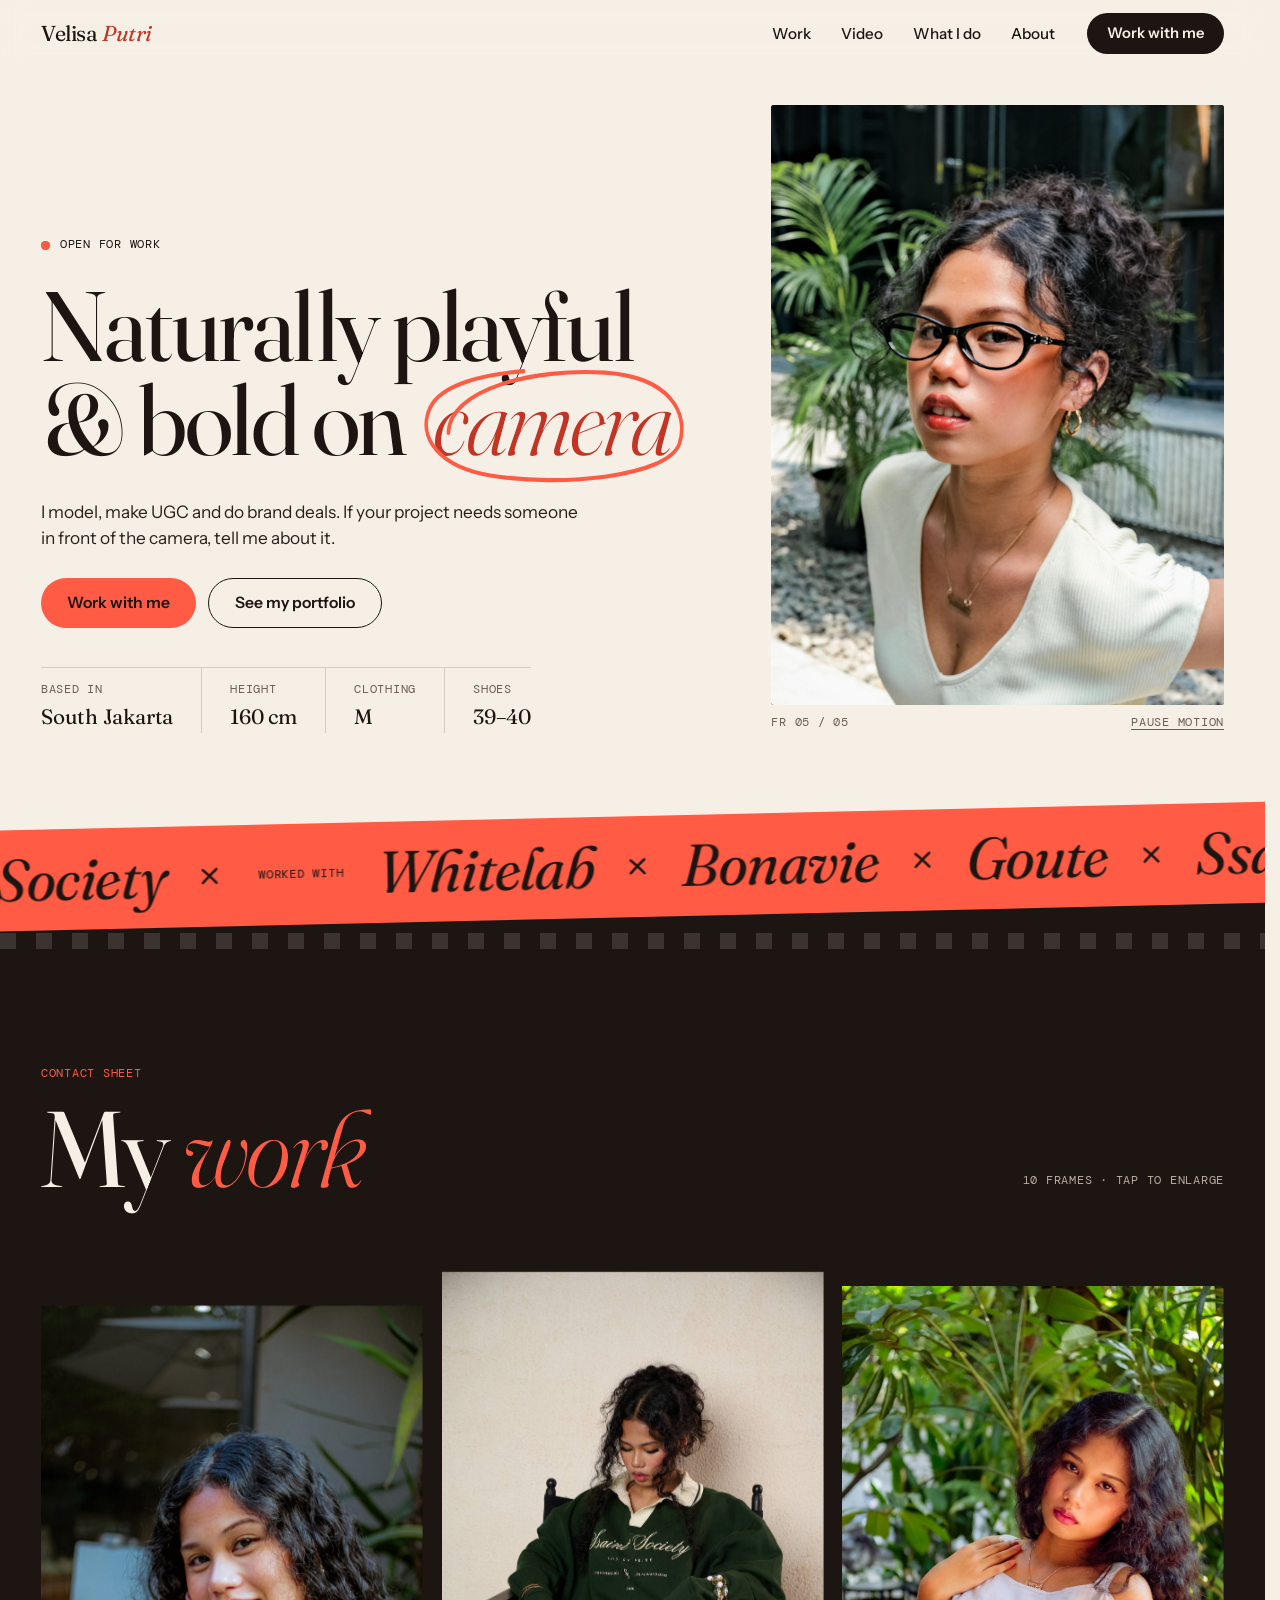
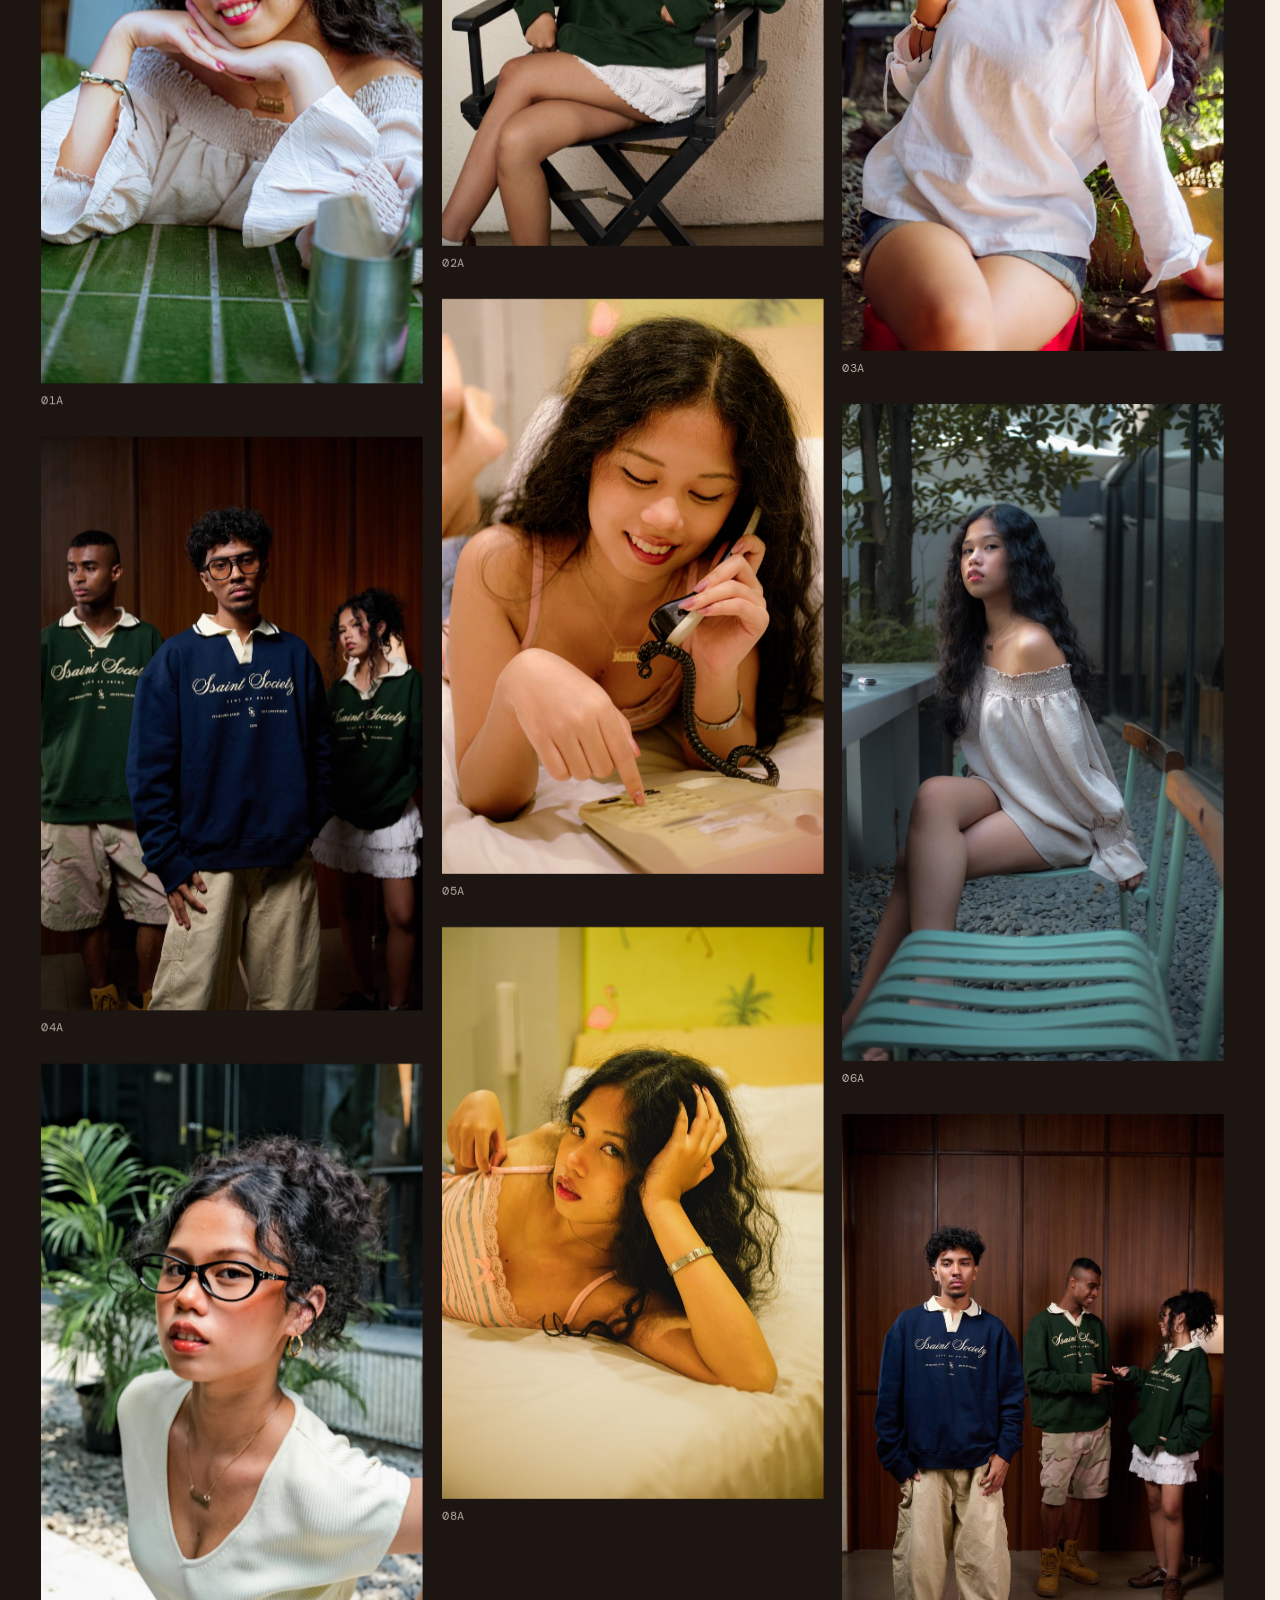
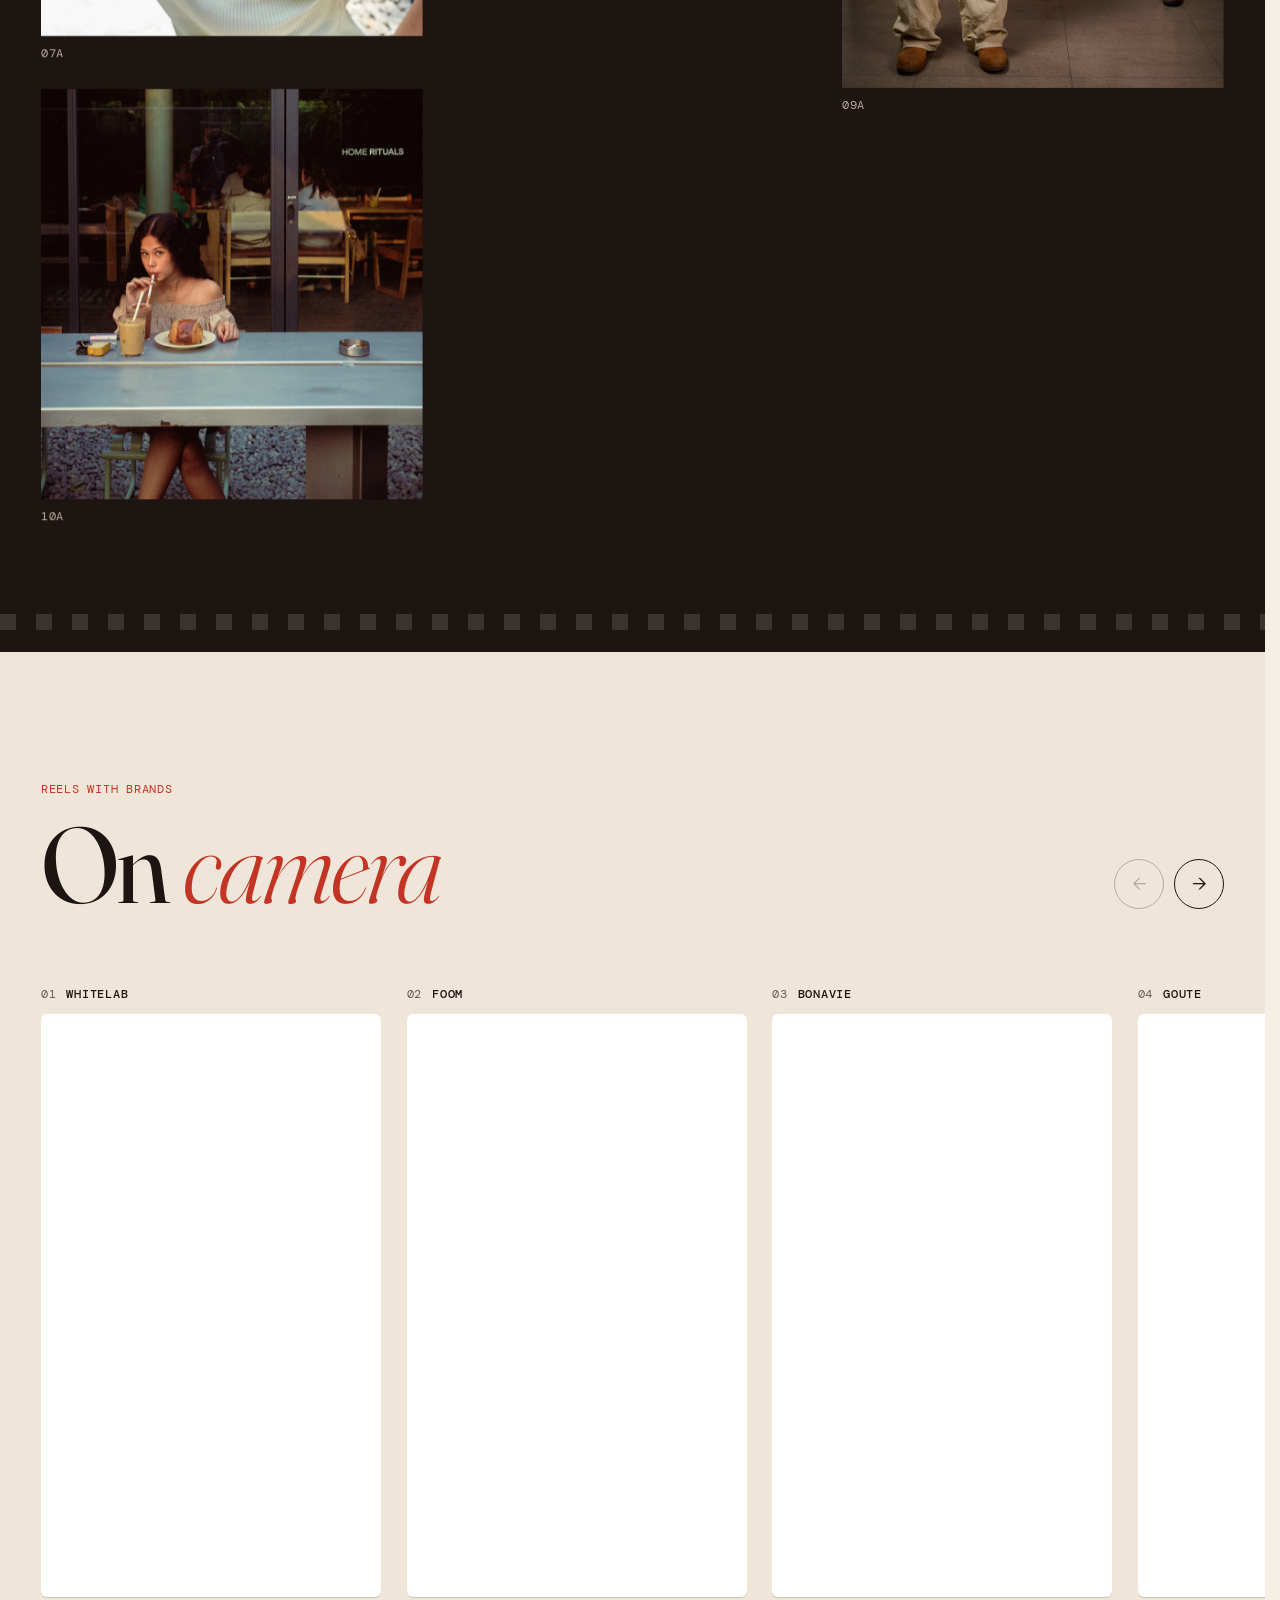
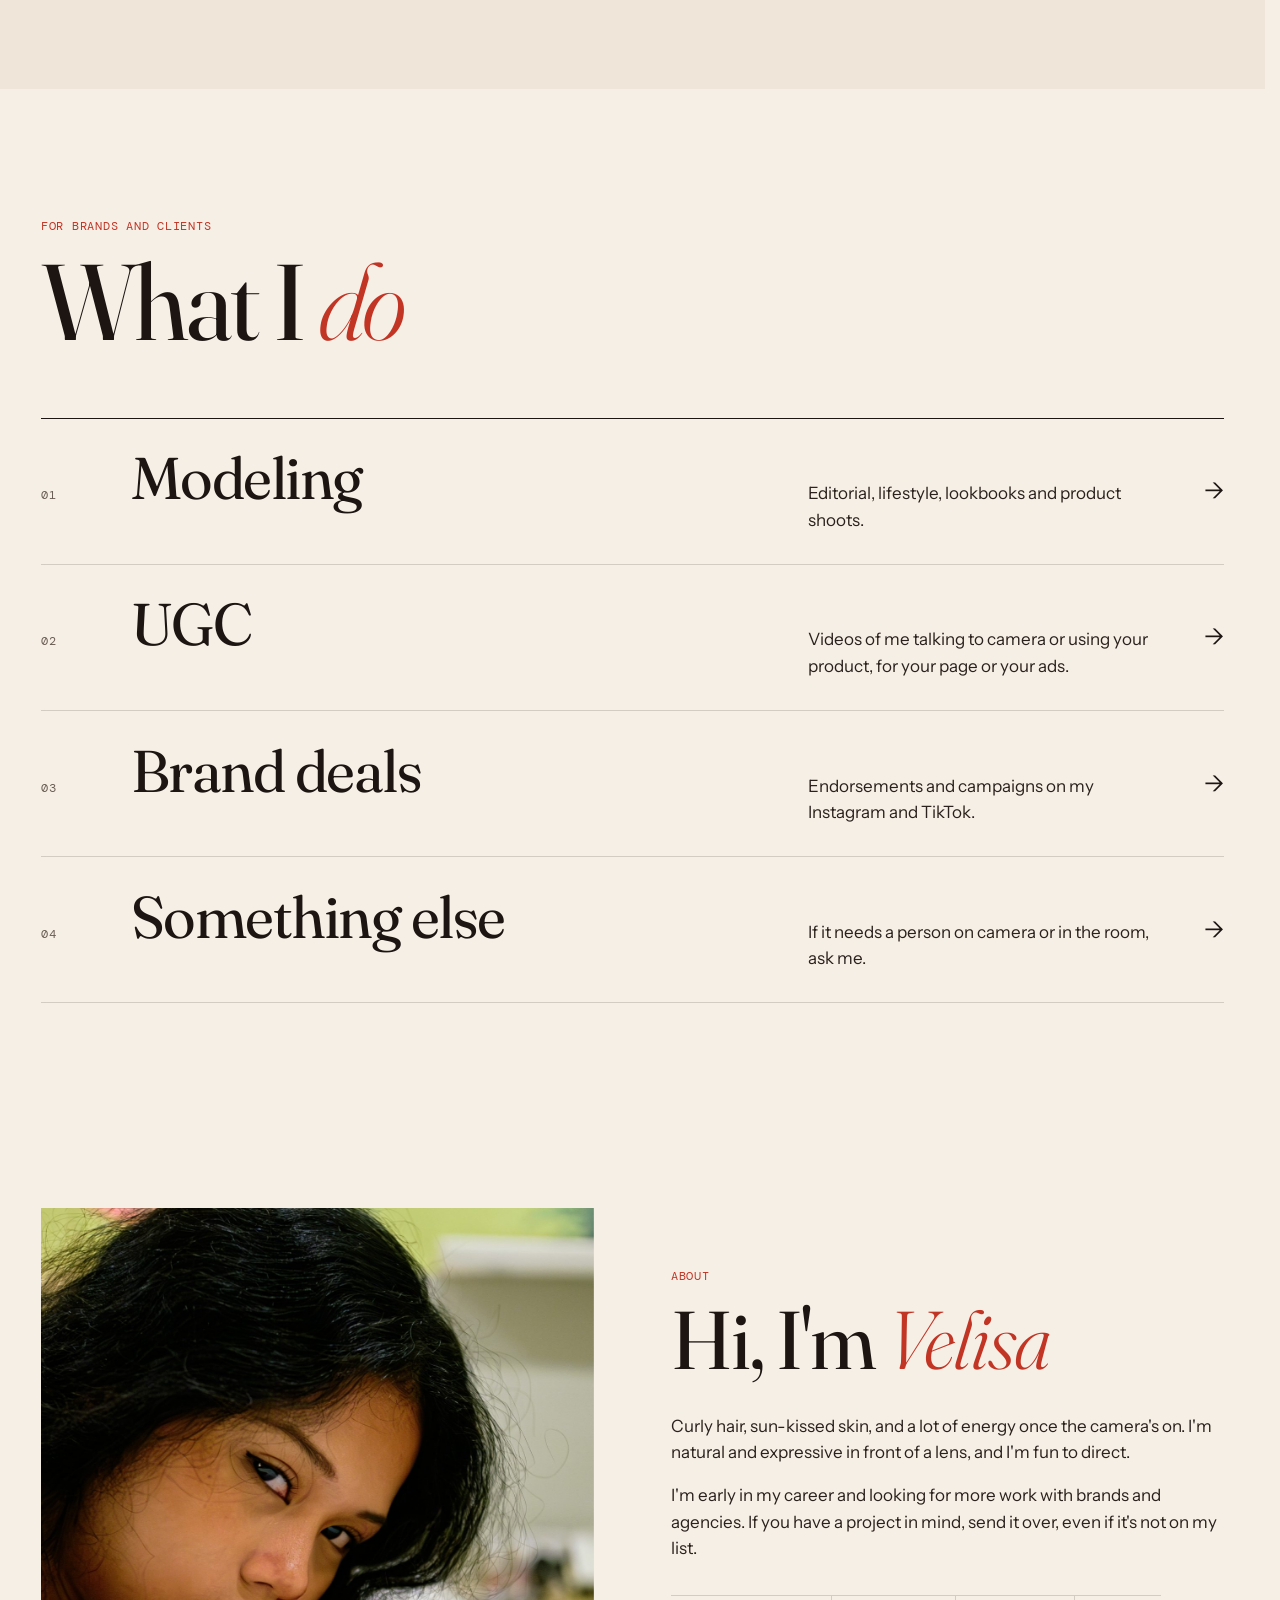
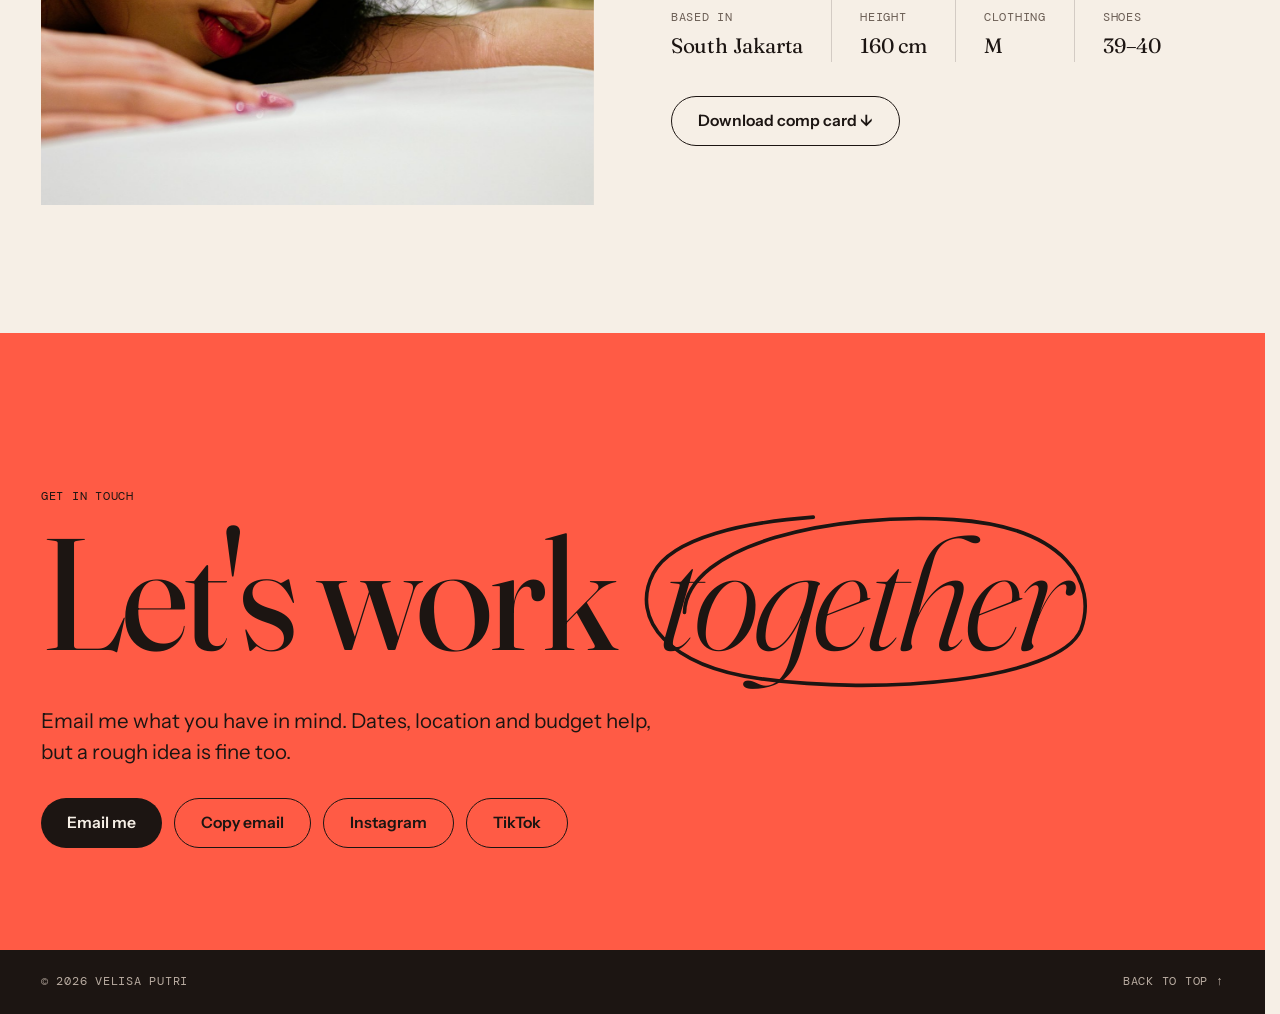
<file: index.html>
<!DOCTYPE html>
<html lang="en">
<head>
<meta charset="UTF-8">
<meta name="viewport" content="width=device-width, initial-scale=1">
<title>Velisa Putri | Model and content creator</title>
<meta name="description" content="Velisa Putri is a model and content creator. See her photos and videos, and get in touch about modeling, UGC or brand work.">
<meta name="theme-color" content="#f6efe6">

<meta property="og:type" content="website">
<meta property="og:title" content="Velisa Putri | Model and content creator">
<meta property="og:description" content="Photos, reels and how to work with her on modeling, UGC or brand projects.">
<meta property="og:url" content="https://velisaputriporto.github.io/">
<meta property="og:image" content="https://velisaputriporto.github.io/images/og.jpg">
<meta property="og:image:width" content="1200">
<meta property="og:image:height" content="630">
<meta name="twitter:card" content="summary_large_image">

<link rel="icon" href="images/favicon.svg" type="image/svg+xml">
<link rel="preconnect" href="https://fonts.googleapis.com">
<link rel="preconnect" href="https://fonts.gstatic.com" crossorigin>
<link href="https://fonts.googleapis.com/css2?family=DM+Mono:wght@400;500&family=Fraunces:ital,opsz,wght@0,9..144,300..700;1,9..144,300..700&family=Instrument+Sans:wght@400..600&display=swap" rel="stylesheet">
<link rel="stylesheet" href="assets/style.css">
<!-- Hidden-until-animated styles only apply when JavaScript is running. -->
<script>document.documentElement.classList.add('js')</script>
</head>
<body>

<a class="skip" href="#work">Skip to the photos</a>

<nav class="nav" id="nav">
  <a class="logo" href="#top" id="logo">Velisa <em>Putri</em></a>
  <div class="navlinks" id="navlinks">
    <a href="#work" style="--i:0">Work</a>
    <a href="#video" id="navVideos" style="--i:1" hidden>Video</a>
    <a href="#services" style="--i:2">What I do</a>
    <a href="#about" style="--i:3">About</a>
  </div>
  <a class="nav-cta" href="#contact">Work with me</a>
  <button class="menu-btn" id="menuBtn" type="button" aria-expanded="false" aria-controls="navlinks" aria-label="Open menu"><span></span><span></span></button>
</nav>

<main>

<header class="hero" id="top">
  <div class="hero-copy">
    <p class="kicker hero-fade" style="--d:0"><span class="dot"></span>Open for work</p>
    <h1 class="words" id="headline">Naturally playful &amp; bold on <em>camera</em></h1>
    <p class="intro hero-fade" id="intro" style="--d:1">I model, make UGC and do brand deals. If your project needs someone in front of the camera, tell me about it.</p>
    <div class="cta hero-fade" style="--d:2">
      <a class="btn btn-primary" href="#contact">Work with me</a>
      <a class="btn btn-line" href="#work">See my portfolio</a>
    </div>
    <dl class="stats hero-fade" id="heroStats" style="--d:3">
      <div><dt>Based in</dt><dd>South Jakarta</dd></div>
      <div><dt>Height</dt><dd>160 cm</dd></div>
      <div><dt>Clothing</dt><dd>M</dd></div>
      <div><dt>Shoes</dt><dd>39–40</dd></div>
    </dl>
  </div>

  <figure class="frame hunt" id="frame">
    <div class="frame-stage" id="stage" role="img" aria-label="Portrait of Velisa Putri">
      <noscript><img class="reel-img on" src="images/uploads/Velisa_Photoshoot_14 (1) (1).jpg" alt=""></noscript>
    </div>
    <span class="corner tl"></span><span class="corner tr"></span><span class="corner bl"></span><span class="corner br"></span>
    <figcaption class="edge">
      <span id="frameNo" aria-hidden="true">FR 01</span>
      <button class="edge-btn" id="pauseBtn" type="button" aria-pressed="false" hidden>Pause motion</button>
    </figcaption>
  </figure>
</header>

<section class="ticker" id="ticker" aria-label="Brands Velisa has worked with" hidden>
  <div class="ticker-track" id="tickerTrack"></div>
</section>

<section class="work" id="work">
  <div class="perf" aria-hidden="true"></div>
  <div class="sec-inner">
    <div class="sec-head">
      <div>
        <p class="tag" data-reveal>Contact sheet</p>
        <h2 class="words" data-words>My <em>work</em></h2>
      </div>
      <p class="sec-note" id="frameCount" data-reveal aria-live="off">Tap any frame to enlarge</p>
    </div>
    <div class="gallery" id="gallery">
      <noscript>
        <div class="g-col"><img src="images/velisa-04.jpg" alt="Smiling portrait of Velisa Putri"></div>
        <div class="g-col"><img src="images/velisa-02.jpg" alt="Velisa Putri in a garden editorial"></div>
        <div class="g-col"><img src="images/velisa-03.jpg" alt="Velisa Putri in an outdoor lifestyle shot"></div>
      </noscript>
    </div>
  </div>
  <div class="perf perf-b" aria-hidden="true"></div>
</section>

<section class="video" id="video" hidden>
  <div class="sec-inner">
    <div class="sec-head">
      <div>
        <p class="tag" data-reveal>Reels with brands</p>
        <h2 class="words" data-words>On <em>camera</em></h2>
      </div>
      <div class="rail-nav" id="railNav" data-reveal hidden>
        <button type="button" id="railPrev" aria-label="Previous videos">←</button>
        <button type="button" id="railNext" aria-label="Next videos">→</button>
      </div>
    </div>
    <div class="rail" id="videoGrid" tabindex="0" aria-label="Video reels, scroll sideways for more"></div>
  </div>
</section>

<section class="services" id="services">
  <div class="sec-inner">
    <div class="sec-head">
      <div>
        <p class="tag" data-reveal>For brands and clients</p>
        <h2 class="words" data-words>What I <em>do</em></h2>
      </div>
    </div>
    <ul class="svc-list" id="facts">
      <li class="svc" data-reveal><a href="#contact"><span class="svc-no">01</span><h3>Modeling</h3><p>Editorial, lifestyle, lookbooks and product shoots.</p><span class="svc-go" aria-hidden="true">→</span></a></li>
      <li class="svc" data-reveal><a href="#contact"><span class="svc-no">02</span><h3>UGC</h3><p>Videos of me talking to camera or using your product, for your page or your ads.</p><span class="svc-go" aria-hidden="true">→</span></a></li>
      <li class="svc" data-reveal><a href="#contact"><span class="svc-no">03</span><h3>Brand deals</h3><p>Endorsements and campaigns on my Instagram and TikTok.</p><span class="svc-go" aria-hidden="true">→</span></a></li>
      <li class="svc" data-reveal><a href="#contact"><span class="svc-no">04</span><h3>Something else</h3><p>If it needs a person on camera or in the room, ask me.</p><span class="svc-go" aria-hidden="true">→</span></a></li>
    </ul>
  </div>
  <div class="float" id="float" aria-hidden="true"><img alt=""></div>
</section>

<section class="about" id="about">
  <div class="sec-inner about-grid">
    <div class="about-photo" data-parallax>
      <img id="aboutImg" src="images/uploads/DSCF6400.jpg" alt="Velisa Putri resting her head on her arm, looking into the camera" loading="lazy">
    </div>
    <div class="about-text">
      <p class="tag" data-reveal>About</p>
      <h2 class="words" data-words>Hi, I'm <em>Velisa</em></h2>
      <div id="aboutBio" data-reveal>
        <p>Curly hair, sun-kissed skin, and a lot of energy once the camera's on. I'm natural and expressive in front of a lens, and I'm fun to direct.</p>
        <p>I'm early in my career and looking for more work with brands and agencies. If you have a project in mind, send it over, even if it's not on my list.</p>
      </div>
      <dl class="stats stats-lg" id="aboutStats" data-reveal>
        <div><dt>Based in</dt><dd>South Jakarta</dd></div>
        <div><dt>Height</dt><dd>160 cm</dd></div>
        <div><dt>Clothing</dt><dd>M</dd></div>
        <div><dt>Shoes</dt><dd>39–40</dd></div>
      </dl>
      <a class="btn btn-line" id="compCard" href="images/uploads/Velisa_Compcard New.png" download="Velisa-Putri-Comp-Card.png" data-reveal>Download comp card ↓</a>
    </div>
  </div>
</section>

<section class="contact" id="contact">
  <div class="sec-inner">
    <p class="tag" data-reveal>Get in touch</p>
    <h2 class="words" data-words>Let's work <em>together</em></h2>
    <p class="contact-lead" data-reveal>Email me what you have in mind. Dates, location and budget help, but a rough idea is fine too.</p>
    <div class="contact-actions" id="contactLinks" data-reveal>
      <a class="btn btn-ink" id="emailBtn" href="mailto:velisaputriajjah@gmail.com">Email me</a>
      <button class="btn btn-ink-line" id="copyBtn" type="button">Copy email</button>
      <a class="btn btn-ink-line" id="igBtn" href="https://instagram.com/vellshaptrii" target="_blank" rel="noopener">Instagram</a>
      <a class="btn btn-ink-line" id="ttBtn" href="https://tiktok.com/@trullyycasperr" target="_blank" rel="noopener">TikTok</a>
    </div>
    <span class="sr" id="copyStatus" role="status"></span>
  </div>
</section>

</main>

<footer class="footer">
  <span>© 2026 Velisa Putri</span>
  <a href="#top">Back to top ↑</a>
</footer>

<dialog class="lb" id="lb" aria-label="Photo viewer">
  <button class="lb-btn lb-close" id="lbClose" type="button" aria-label="Close">✕</button>
  <button class="lb-btn lb-prev" id="lbPrev" type="button" aria-label="Previous photo">←</button>
  <figure class="lb-fig">
    <img id="lbImg" alt="">
    <figcaption><span id="lbCount"></span><span id="lbCap"></span></figcaption>
  </figure>
  <button class="lb-btn lb-next" id="lbNext" type="button" aria-label="Next photo">→</button>
</dialog>

<script src="assets/main.js"></script>
</body>
</html>
</file>
<file: assets/style.css>
/* ==========================================================================
   Velisa Putri portfolio
   Concept: a photographer's contact sheet. Warm paper, film black, and coral
   used like the red grease pencil an editor marks their picks with.
   ========================================================================== */

:root{
  --paper:#f6efe6;
  --paper-2:#efe5d8;
  --ink:#1c1512;
  --ink-2:#2a211c;
  --soft:#6a5d54;
  --soft-on-ink:#b9aca1;
  --coral:#ff5b45;
  --coral-deep:#c23424;   /* coral that passes contrast for small text on paper */
  --line:rgba(28,21,18,.16);
  --line-on-ink:rgba(246,239,230,.18);

  --display:'Fraunces',Georgia,serif;
  --body:'Instrument Sans',system-ui,sans-serif;
  --mono:'DM Mono',ui-monospace,monospace;

  --nav:68px;
  --float-w:clamp(190px,16vw,270px);
  --gutter:clamp(16px,3.2vw,48px);
  --ease:cubic-bezier(.16,1,.3,1);
  --max:1560px;
}

*{margin:0;padding:0;box-sizing:border-box}
html{scroll-behavior:smooth;scroll-padding-top:var(--nav);scrollbar-gutter:stable;-webkit-text-size-adjust:100%}
html.lb-open,html.menu-open{overflow:hidden}
body{
  font-family:var(--body);color:var(--ink);background:var(--paper);
  font-size:1.0625rem;line-height:1.55;
  -webkit-font-smoothing:antialiased;
}
main{overflow-x:clip} /* the tilted ticker runs wider than the page */
img{display:block;max-width:100%}
a{color:inherit;text-decoration:none}
button{font:inherit;color:inherit;background:none;border:0;cursor:pointer}
ul{list-style:none}
[hidden]{display:none!important}
::selection{background:var(--coral);color:var(--ink)}
:focus-visible{outline:2px solid var(--coral-deep);outline-offset:3px;border-radius:2px}
.work :focus-visible,.lb :focus-visible{outline-color:var(--coral)}
.contact :focus-visible{outline-color:var(--ink)}

.sr{position:absolute;width:1px;height:1px;overflow:hidden;clip-path:inset(50%);white-space:nowrap}
.skip{position:fixed;left:12px;top:-60px;z-index:200;background:var(--ink);color:var(--paper);padding:10px 16px;border-radius:999px;font-size:.9rem;transition:top .2s}
.skip:focus{top:12px}

h1,h2,h3{font-family:var(--display);font-weight:400;letter-spacing:-.025em}
h1 em,h2 em{font-style:italic;font-weight:300}
h2{font-size:clamp(3rem,8.4vw,8.5rem);line-height:.96}

.tag,.sec-note,.edge,.kicker,dt,.svc-no,.shot-label,.vlabel,.footer,.lb figcaption,.edge-btn{
  font-family:var(--mono);font-size:.78rem;letter-spacing:.06em;text-transform:uppercase;
}
.tag{color:var(--coral-deep);margin-bottom:14px}

.sec-inner{max-width:var(--max);margin:0 auto;padding-inline:var(--gutter)}
.sec-head{display:flex;justify-content:space-between;align-items:flex-end;gap:24px;flex-wrap:wrap;margin-bottom:clamp(36px,5vw,72px)}
.sec-note{color:var(--soft-on-ink);padding-bottom:10px}

/* --- Buttons ------------------------------------------------------------ */
.btn{
  display:inline-flex;align-items:center;justify-content:center;gap:8px;min-height:50px;
  padding:0 26px;border-radius:999px;font-weight:600;font-size:.98rem;white-space:nowrap;
  transition:transform .35s var(--ease),background-color .2s,color .2s,border-color .2s;
}
.btn:hover{transform:translateY(-3px)}
.btn:active{transform:translateY(0)}
.btn-primary{background:var(--coral);color:var(--ink)}
.btn-primary:hover{background:var(--ink);color:var(--paper)}
.btn-line{border:1.5px solid var(--ink)}
.btn-line:hover{background:var(--ink);color:var(--paper)}
.btn-ink{background:var(--ink);color:var(--paper)}
.btn-ink:hover{background:var(--paper);color:var(--ink)}
.btn-ink-line{border:1.5px solid var(--ink);color:var(--ink)}
.btn-ink-line:hover{background:var(--ink);color:var(--paper)}

/* --- Nav ---------------------------------------------------------------- */
.nav{
  position:sticky;top:0;z-index:60;height:var(--nav);display:flex;align-items:center;gap:32px;
  padding-inline:var(--gutter);background:rgba(246,239,230,.88);
  backdrop-filter:blur(12px);-webkit-backdrop-filter:blur(12px);
  border-bottom:1px solid transparent;transition:border-color .3s;
}
.nav.scrolled{border-bottom-color:var(--line)}
.logo{font-family:var(--display);font-size:1.35rem;letter-spacing:-.02em;margin-right:auto;position:relative;z-index:2}
.logo em{font-style:italic;color:var(--coral-deep)}
.navlinks{display:flex;gap:30px;font-size:.95rem;font-weight:500}
.navlinks a{position:relative;padding:4px 0}
.navlinks a::after{
  content:"";position:absolute;left:0;right:0;bottom:0;height:2px;background:var(--coral);
  transform:scaleX(0);transform-origin:right;transition:transform .45s var(--ease);
}
.navlinks a:hover::after,.navlinks a.active::after{transform:scaleX(1);transform-origin:left}
.nav-cta{
  background:var(--ink);color:var(--paper);padding:9px 20px;border-radius:999px;font-weight:600;font-size:.92rem;
  white-space:nowrap;position:relative;z-index:2;transition:background-color .2s,color .2s;
}
.nav-cta:hover{background:var(--coral);color:var(--ink)}
.menu-btn{display:none;width:44px;height:44px;position:relative;z-index:2;margin-right:-10px}
.menu-btn span{position:absolute;left:10px;right:10px;height:2px;background:var(--ink);transition:transform .4s var(--ease),top .4s var(--ease)}
.menu-btn span:first-child{top:17px}
.menu-btn span:last-child{top:26px}
.menu-open .menu-btn span:first-child{top:21px;transform:rotate(45deg)}
.menu-open .menu-btn span:last-child{top:21px;transform:rotate(-45deg)}

/* --- Hero --------------------------------------------------------------- */
.hero{
  max-width:var(--max);margin:0 auto;padding:clamp(16px,2vw,28px) var(--gutter) clamp(56px,6vw,88px);
  display:grid;grid-template-columns:minmax(0,1.5fr) minmax(0,1fr);gap:clamp(24px,4vw,72px);
  align-items:end;min-height:calc(100svh - var(--nav) - 84px); /* leaves the brand ticker on screen */
}
.hero-copy{padding-bottom:6px}
.kicker{display:inline-flex;align-items:center;gap:10px;color:var(--ink);margin-bottom:clamp(14px,2vw,24px)}
.dot{width:9px;height:9px;border-radius:50%;background:var(--coral);position:relative}
.dot::after{content:"";position:absolute;inset:0;border-radius:50%;background:var(--coral);animation:ping 2.2s var(--ease) infinite}
@keyframes ping{0%{transform:scale(1);opacity:.8}70%,100%{transform:scale(3.2);opacity:0}}
h1{font-size:clamp(3.2rem,7.7vw,8.4rem);line-height:.96;margin-bottom:clamp(18px,2.4vw,32px)}
h1 em{color:var(--coral-deep)}
.intro{max-width:32em;font-size:clamp(1.05rem,1.35vw,1.25rem);margin-bottom:26px;color:var(--ink-2)}
.cta{display:flex;gap:12px;flex-wrap:wrap;margin-bottom:clamp(24px,3vw,40px)}

.stats{display:flex;flex-wrap:wrap;gap:0;border-top:1px solid var(--line);width:fit-content;max-width:100%}
.stats div{padding:12px 28px 0 0;margin-right:28px;border-right:1px solid var(--line)}
.stats div:last-child{border-right:0;margin-right:0;padding-right:0}
dt{color:var(--soft);margin-bottom:2px}
dd{font-family:var(--display);font-size:1.3rem;letter-spacing:-.01em}

/* The viewfinder */
.frame{position:relative;justify-self:end;width:100%;max-width:min(100%,calc((100svh - var(--nav) - 210px)*.74))}
.frame-stage{position:relative;aspect-ratio:4/5.3;overflow:hidden;background:var(--ink);border-radius:3px}
.reel-img{position:absolute;inset:0;width:100%;height:100%;object-fit:cover;object-position:50% 22%;visibility:hidden}
.reel-img.on{visibility:visible}
.corner{
  position:absolute;width:26px;height:26px;border:2px solid var(--paper);z-index:3;pointer-events:none;
  transition:inset .7s var(--ease),border-color .3s,opacity .5s;
}
.corner.tl{top:14px;left:14px;border-right:0;border-bottom:0}
.corner.tr{top:14px;right:14px;border-left:0;border-bottom:0}
.corner.bl{bottom:calc(14px + 34px);left:14px;border-right:0;border-top:0}
.corner.br{bottom:calc(14px + 34px);right:14px;border-left:0;border-top:0}
.frame.hunt .corner{border-color:var(--coral)}
.frame.hunt .corner.tl{top:28%;left:26%}
.frame.hunt .corner.tr{top:28%;right:26%}
.frame.hunt .corner.bl{bottom:38%;left:26%}
.frame.hunt .corner.br{bottom:38%;right:26%}
.edge{display:flex;justify-content:space-between;align-items:center;height:34px;color:var(--soft)}
.edge-btn{color:var(--soft);padding:6px 0;text-decoration:underline;text-underline-offset:3px}
.edge-btn:hover{color:var(--ink)}

/* --- Word-by-word reveal, used on every large heading ------------------- */
.w{display:inline-block;overflow:hidden;vertical-align:top;padding:.12em .07em .2em;margin:-.12em -.07em -.2em}
.wi{display:inline-block;transition:transform 1s var(--ease);transition-delay:calc(var(--i)*65ms + var(--base,0ms))}
.js .words:not(.in) .wi{transform:translateY(118%)}
.pw{position:relative;display:inline-block;margin-left:.14em}
.pencil{position:absolute;inset:-14% -9% -20% -9%;width:118%;height:134%;overflow:visible;pointer-events:none}
.pencil path{
  fill:none;stroke:var(--coral);stroke-width:2.6;stroke-linecap:round;
  stroke-dasharray:1;stroke-dashoffset:1;opacity:0; /* a round cap leaves a dot until drawing starts */
  transition:stroke-dashoffset 1.2s cubic-bezier(.65,0,.35,1),opacity 0s;
  transition-delay:calc(var(--pd,600ms));
}
.in .pencil path{stroke-dashoffset:0;opacity:1}

/* Generic scroll reveal */
.js [data-reveal]{opacity:0;transform:translateY(26px);transition:opacity .8s ease,transform 1s var(--ease);transition-delay:var(--delay,0ms)}
.js [data-reveal].in{opacity:1;transform:none}
/* Keep button hover snappy once a reveal has finished. */
.js .btn[data-reveal].done{transition:transform .35s var(--ease),background-color .2s,color .2s,border-color .2s;transition-delay:0ms}

.js .hero-fade{opacity:0;transform:translateY(18px);transition:opacity .8s ease,transform 1s var(--ease);transition-delay:calc(var(--d)*110ms + 500ms)}
.js .ready .hero-fade{opacity:1;transform:none}

/* --- Brand ticker ------------------------------------------------------- */
.ticker{
  position:relative;z-index:5;width:106vw;margin:0 0 -28px -3vw;background:var(--coral);color:var(--ink);
  transform:rotate(-1.3deg);overflow:hidden;padding:clamp(10px,1.4vw,18px) 0;
}
.ticker-track{display:flex;width:max-content;will-change:transform}
.ticker-set{display:flex;align-items:center;flex-shrink:0}
.t-label{font-family:var(--mono);font-size:.78rem;letter-spacing:.06em;text-transform:uppercase;padding-inline:clamp(20px,3vw,44px) 0;white-space:nowrap}
.t-brand{font-family:var(--display);font-style:italic;font-weight:400;font-size:clamp(1.9rem,4.6vw,4.4rem);line-height:1.1;letter-spacing:-.02em;white-space:nowrap;padding-inline:clamp(18px,2.6vw,40px)}
.t-x{width:clamp(14px,1.6vw,24px);height:clamp(14px,1.6vw,24px);flex-shrink:0}
.t-x path{fill:none;stroke:var(--ink);stroke-width:3;stroke-linecap:round}
.ticker.static{transform:none;width:100%;margin:0}
.ticker.static .ticker-track{width:100%;flex-wrap:wrap;justify-content:center}
.ticker.static .ticker-set{flex-wrap:wrap;justify-content:center;flex-shrink:1}

/* --- Work: the contact sheet -------------------------------------------- */
.work{background:var(--ink);color:var(--paper);position:relative;overflow:hidden;padding-block:0}
.work .tag{color:var(--coral)}
.work h2 em{color:var(--coral)}
.work .sec-inner{padding-block:clamp(72px,9vw,140px) clamp(84px,10vw,170px)}
.perf{
  height:16px;width:calc(100% + 40px);margin-top:44px;will-change:transform;
  background:repeating-linear-gradient(90deg,var(--paper) 0 16px,transparent 16px 36px);
  opacity:.14;border-radius:0;
}
.perf-b{margin:0 0 22px}
.gallery{display:flex;gap:clamp(10px,1.5vw,24px);align-items:flex-start}
.g-col{flex:1 1 0;min-width:0;display:flex;flex-direction:column;gap:clamp(14px,2vw,32px);will-change:transform}
.g-col:nth-child(even){margin-top:clamp(28px,5vw,88px)}

.shot{position:relative}
.shot-btn{display:block;width:100%;position:relative;text-align:left;cursor:zoom-in}
.shot-mask{display:block;position:relative;overflow:hidden;background:var(--ink-2);aspect-ratio:var(--ar,2/3)}
.shot-mask img{width:100%;height:100%;object-fit:cover;transition:transform 1.4s var(--ease),opacity .5s;transition-delay:var(--delay,0ms)}
.js .shot .shot-mask{clip-path:inset(0 0 100% 0);transition:clip-path 1.25s var(--ease);transition-delay:var(--delay,0ms)}
.js .shot.in .shot-mask{clip-path:inset(0)}
.js .shot:not(.in) .shot-mask img{transform:scale(1.16)}
.shot.done .shot-mask img{transition:transform .9s var(--ease);transition-delay:0ms}
.shot-btn:hover .shot-mask img,.shot-btn:focus-visible .shot-mask img{transform:scale(1.035)}
.shot-mark{position:absolute;inset:-7px;width:calc(100% + 14px);height:calc(100% + 14px);pointer-events:none;overflow:visible}
.shot-mark path{fill:none;stroke:var(--coral);stroke-width:.9;stroke-linecap:round;stroke-dasharray:1;stroke-dashoffset:1;opacity:0;transition:stroke-dashoffset .75s cubic-bezier(.65,0,.35,1),opacity 0s .75s}
.shot-btn:hover .shot-mark path,.shot-btn:focus-visible .shot-mark path{stroke-dashoffset:0;opacity:1;transition:stroke-dashoffset .75s cubic-bezier(.65,0,.35,1),opacity 0s}
.shot-label{display:flex;justify-content:space-between;color:var(--soft-on-ink);padding-top:8px;transition:color .2s}
.shot:hover .shot-label{color:var(--coral)}
.shot-label .pick{opacity:0;transition:opacity .25s}
.shot:hover .shot-label .pick{opacity:1}

/* --- Video rail --------------------------------------------------------- */
.video{padding-block:clamp(84px,10vw,150px) clamp(40px,5vw,80px);background:var(--paper-2);padding-top:clamp(84px,10vw,150px)}
.video h2 em{color:var(--coral-deep)}
.rail-nav{display:flex;gap:10px;padding-bottom:8px}
.rail-nav button{
  width:50px;height:50px;border-radius:50%;border:1.5px solid var(--ink);font-size:1.1rem;
  transition:background-color .2s,color .2s,opacity .2s,transform .35s var(--ease);
}
.rail-nav button:hover:not(:disabled){background:var(--ink);color:var(--paper);transform:translateY(-2px)}
.rail-nav button:disabled{opacity:.28;cursor:default}
.rail{
  display:flex;gap:clamp(14px,2vw,28px);overflow-x:auto;scroll-snap-type:x proximity;scrollbar-width:thin;
  padding:4px var(--gutter) 28px;margin-inline:calc(var(--gutter)*-1);scroll-padding-inline:var(--gutter);
  align-items:flex-start;
}
.vcard{flex:0 0 min(84vw,340px);scroll-snap-align:start}
.vlabel{display:flex;gap:10px;margin-bottom:10px;color:var(--soft)}
.vlabel b{font-weight:500;color:var(--ink)}
.vbox{position:relative;background:#fff;border-radius:6px;overflow:hidden;min-height:583px;box-shadow:0 1px 0 var(--line)}
.vfallback{
  position:absolute;inset:0;z-index:2;display:flex;flex-direction:column;justify-content:space-between;
  padding:24px;background:var(--ink);color:var(--paper);transition:background-color .25s;
}
.vfallback:hover{background:var(--ink-2)}
.vf-brand{font-family:var(--display);font-style:italic;font-weight:300;font-size:clamp(2.6rem,4vw,3.4rem);line-height:1;letter-spacing:-.02em;overflow-wrap:anywhere}
.vf-go{font-weight:600;color:var(--coral)}
.vbox blockquote{margin:0!important;min-width:0!important;max-width:100%!important;width:100%!important;border:0!important;border-radius:0!important;box-shadow:none!important}
.vbox iframe{min-width:0!important;max-width:100%!important;border-radius:0!important;border:0!important;margin:0!important}

/* --- Services ----------------------------------------------------------- */
.services{padding-block:clamp(84px,10vw,150px);position:relative}
.services h2 em{color:var(--coral-deep)}
.svc-list{border-top:1px solid var(--ink)}
.svc{border-bottom:1px solid var(--line)}
.svc a{
  /* The empty third column is where the cursor-follow photo lives, so it never covers the words. */
  display:grid;grid-template-columns:64px minmax(0,1.2fr) var(--float-w) minmax(0,1fr) 40px;gap:clamp(12px,2vw,32px);
  align-items:baseline;padding:clamp(20px,2.4vw,34px) 0;
}
.svc p{grid-column:4}
.svc-no{color:var(--soft)}
.svc h3{font-size:clamp(2.1rem,4.6vw,4.6rem);line-height:1;transition:transform .7s var(--ease),color .2s}
.svc p{color:var(--ink-2);max-width:34em}
.svc-go{font-size:1.5rem;justify-self:end;transition:transform .7s var(--ease),color .2s}
.svc a:hover h3,.svc a:focus-visible h3{transform:translateX(14px);color:var(--coral-deep);font-style:italic}
.svc a:hover .svc-go{transform:translateX(6px);color:var(--coral-deep)}

.float{
  position:fixed;left:0;top:0;width:var(--float-w);aspect-ratio:3/4;z-index:20;pointer-events:none;
  overflow:hidden;clip-path:inset(100% 0 0 0);transition:clip-path .6s var(--ease);will-change:transform;border-radius:2px;
}
.float.show{clip-path:inset(0)}
.float img{width:100%;height:100%;object-fit:cover;object-position:50% 22%}

/* --- About -------------------------------------------------------------- */
.about{padding-block:clamp(40px,6vw,90px) clamp(84px,10vw,150px)}
.about h2 em{color:var(--coral-deep)}
.about-grid{display:grid;grid-template-columns:minmax(0,1fr) minmax(0,1fr);gap:clamp(32px,6vw,110px);align-items:center}
.about-photo{overflow:hidden;aspect-ratio:1/1.08;background:var(--paper-2)}
.about-photo img{width:100%;height:118%;object-fit:cover;object-position:50% 40%;will-change:transform}
.about-text h2{font-size:clamp(3rem,6.4vw,6.6rem);margin-bottom:clamp(20px,2.6vw,36px)}
#aboutBio p{margin-bottom:1em;color:var(--ink-2);max-width:36em}
.stats-lg{margin:clamp(20px,3vw,34px) 0 clamp(24px,3vw,34px)}

/* --- Contact ------------------------------------------------------------ */
.contact{background:var(--coral);color:var(--ink);padding-block:clamp(88px,12vw,190px) clamp(64px,8vw,120px);overflow:hidden}
.contact .tag{color:var(--ink)}
.contact h2{font-size:clamp(3.6rem,12.4vw,13rem);line-height:.92;margin-bottom:clamp(24px,3vw,44px)}
.contact .pencil path{stroke:var(--ink);stroke-width:1.5}
.contact-lead{max-width:30em;font-size:clamp(1.1rem,1.6vw,1.4rem);margin-bottom:30px}
.contact-actions{display:flex;gap:12px;flex-wrap:wrap}

.footer{
  background:var(--ink);color:var(--soft-on-ink);display:flex;justify-content:space-between;gap:16px;
  padding:22px var(--gutter);
}
.footer a:hover{color:var(--paper)}

/* --- Lightbox ----------------------------------------------------------- */
.lb{
  position:fixed;inset:0;width:100%;height:100%;max-width:none;max-height:none;border:0;
  background:#120d0a;color:var(--paper);overflow:hidden;
}
.lb[open]{display:grid;grid-template-columns:72px minmax(0,1fr) 72px;align-items:center}
.lb::backdrop{background:#120d0a}
.lb-fig{display:flex;flex-direction:column;align-items:center;justify-content:center;height:100%;min-height:0;padding:clamp(14px,3vh,34px) 0;gap:12px}
.lb-fig img{min-height:0;max-height:calc(100dvh - 110px);max-width:100%;width:auto;height:auto;object-fit:contain;touch-action:pan-y}
.lb figcaption{display:flex;gap:18px;color:var(--soft-on-ink);text-align:center;max-width:60ch;text-transform:none;letter-spacing:.01em}
.lb figcaption span:first-child{white-space:nowrap;color:var(--coral)}
.lb-btn{width:50px;height:50px;border-radius:50%;justify-self:center;font-size:1.15rem;border:1.5px solid var(--line-on-ink);transition:background-color .2s,color .2s}
.lb-btn:hover{background:var(--paper);color:var(--ink)}
.lb-close{position:absolute;top:14px;right:11px;z-index:3;font-size:.95rem;background:rgba(18,13,10,.72)}

::view-transition-group(shot){animation-duration:.55s;animation-timing-function:var(--ease)}
::view-transition-old(shot),::view-transition-new(shot){height:100%;width:100%;object-fit:cover;animation-duration:.3s}
::view-transition-old(root),::view-transition-new(root){animation-duration:.3s}

/* --- Tablet & phone ----------------------------------------------------- */
@media (max-width:1100px){
  .svc a{grid-template-columns:44px minmax(0,1fr) 30px}
  .svc p{grid-column:2;grid-row:2}
  .svc-go{grid-column:3;grid-row:1}
}
@media (max-width:900px){
  :root{--nav:60px}
  .nav{gap:10px}
  .navlinks{
    position:fixed;inset:0;height:100dvh;flex-direction:column;justify-content:center;gap:6px;padding:0 var(--gutter);
    background:var(--paper);font-family:var(--display);font-size:clamp(2.8rem,13vw,4.2rem);font-weight:400;line-height:1.15;
    visibility:hidden;opacity:0;transition:opacity .3s,visibility .3s;z-index:1;
  }
  .navlinks a{transform:translateY(24px);transition:transform .7s var(--ease);transition-delay:calc(var(--i)*60ms)}
  .navlinks a::after{display:none}
  .menu-open .navlinks{visibility:visible;opacity:1}
  .menu-open .navlinks a{transform:none}
  .menu-btn{display:block}

  .hero{grid-template-columns:minmax(0,1fr);min-height:0;gap:18px;padding-top:6px;padding-bottom:64px}
  .frame{order:-1;justify-self:stretch;max-width:none}
  .frame-stage{aspect-ratio:auto;height:min(58svh,130vw)}
  h1{font-size:clamp(3rem,13.4vw,5.4rem)}
  .kicker{margin-bottom:12px}
  .about-grid{grid-template-columns:minmax(0,1fr)}
  .about-photo{aspect-ratio:1/1.05}
  .rail-nav{display:none}
}
@media (max-width:560px){
  h2{font-size:clamp(2.9rem,14.5vw,4.4rem)}
  .contact h2{font-size:clamp(3.3rem,16.5vw,5.4rem)}
  .cta .btn{flex:1 1 0}
  .stats{display:grid;grid-template-columns:1fr 1fr;width:100%}
  .stats div{padding:12px 12px 0 0;margin-right:0;border-right:0}
  .contact-actions .btn{flex:1 1 calc(50% - 6px)}
  .contact-actions #emailBtn{flex-basis:100%}
  .lb[open]{grid-template-columns:minmax(0,1fr) minmax(0,1fr);grid-template-rows:minmax(0,1fr) 66px}
  .lb-fig{grid-column:1/-1;grid-row:1;padding-bottom:0}
  .lb-fig img{max-height:calc(100dvh - 150px)}
  .lb-prev{grid-row:2;grid-column:1}
  .lb-next{grid-row:2;grid-column:2}
  .lb figcaption{padding-inline:16px;font-size:.72rem}
}

/* --- Reduced motion: everything still works, nothing moves ------------- */
@media (prefers-reduced-motion:reduce){
  html{scroll-behavior:auto}
  *,*::before,*::after{animation:none!important;transition-duration:.01ms!important;transition-delay:0ms!important}
  .dot::after{display:none}
  ::view-transition-group(*),::view-transition-old(*),::view-transition-new(*){animation:none!important}
}
</file>
